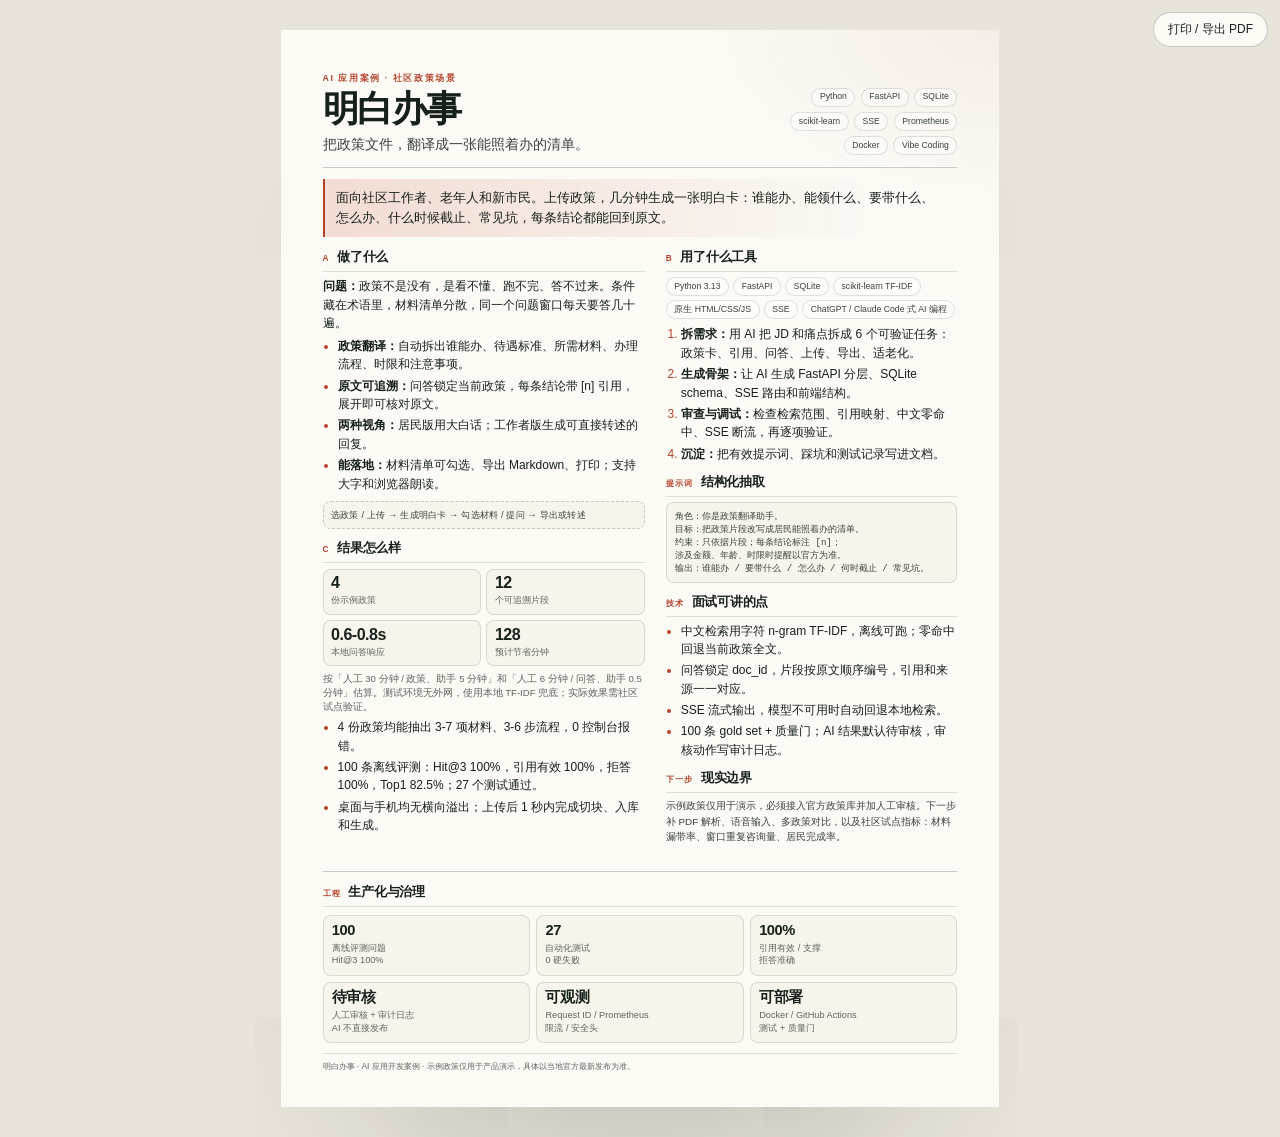
<file: frontend/case-study/index.html>
<!doctype html>
<html lang="zh-CN">
<head>
  <meta charset="utf-8">
  <meta name="viewport" content="width=device-width, initial-scale=1">
  <title>明白办事 · AI 应用案例</title>
  <link rel="icon" href="data:image/svg+xml,%3Csvg xmlns='http://www.w3.org/2000/svg' viewBox='0 0 64 64'%3E%3Crect width='64' height='64' rx='16' fill='%23B5432C'/%3E%3Ctext x='32' y='43' text-anchor='middle' font-size='30' fill='%23F2F0E9' font-family='serif'%3E明%3C/text%3E%3C/svg%3E">
  <style>
    @page {
      size: A4;
      margin: 10mm;
    }

    :root {
      --paper: #f2f0e9;
      --card: #fbfaf5;
      --card-warm: #f7f4eb;
      --ink: #17211b;
      --ink-2: #39433c;
      --muted: #5e665d;
      --line: rgba(23, 33, 27, 0.13);
      --line-strong: rgba(23, 33, 27, 0.22);
      --accent: #b5432c;
      --accent-deep: #8f3120;
      --accent-soft: #f2dcd3;
      --serif: "Noto Serif SC", "Source Han Serif SC", "Songti SC", "SimSun", Georgia, serif;
      --sans: "Noto Sans SC", "Source Han Sans SC", "Microsoft YaHei UI", "PingFang SC", sans-serif;
      --ui: "Bahnschrift", "Noto Sans SC", "Segoe UI Variable Display", sans-serif;
      --mono: "Cascadia Code", "Consolas", monospace;
    }

    * {
      box-sizing: border-box;
    }

    html {
      color-scheme: light;
    }

    body {
      margin: 0;
      background: #e8e4d9;
      color: var(--ink);
      font-family: var(--sans);
      font-size: 10pt;
      line-height: 1.55;
      -webkit-font-smoothing: antialiased;
    }

    .sheet {
      width: 190mm;
      min-height: 277mm;
      margin: 8mm auto;
      padding: 7.5mm 9mm 6mm;
      background:
        radial-gradient(120mm 70mm at 100% 0%, rgba(181, 67, 44, 0.07), transparent 65%),
        var(--card);
      box-shadow: 0 30mm 60mm -40mm rgba(23, 33, 27, 0.5);
    }

    .head {
      display: grid;
      grid-template-columns: 1.35fr 0.65fr;
      gap: 7mm;
      align-items: end;
      padding-bottom: 3mm;
      border-bottom: 1px solid var(--line-strong);
    }

    .label {
      margin: 0 0 1.5mm;
      color: var(--accent);
      font-family: var(--ui);
      font-size: 6.6pt;
      font-weight: 600;
      letter-spacing: 0.18em;
    }

    h1 {
      margin: 0;
      font-family: var(--serif);
      font-size: 25pt;
      font-weight: 600;
      line-height: 1.05;
      letter-spacing: -0.04em;
    }

    .sub {
      margin: 2mm 0 0;
      color: var(--ink-2);
      font-family: var(--serif);
      font-size: 10.5pt;
      line-height: 1.35;
    }

    .meta {
      display: flex;
      flex-wrap: wrap;
      gap: 1.4mm;
      justify-content: flex-end;
      align-content: end;
    }

    .meta span,
    .stack span {
      padding: 1mm 2mm;
      border: 1px solid var(--line);
      border-radius: 999px;
      background: rgba(255, 255, 255, 0.45);
      color: var(--ink-2);
      font-family: var(--ui);
      font-size: 6.5pt;
      line-height: 1.1;
    }

    .lead {
      margin: 3mm 0;
      padding: 2.4mm 3mm;
      border-left: 2px solid var(--accent);
      border-radius: 0 2mm 2mm 0;
      background: linear-gradient(90deg, var(--accent-soft), transparent 88%);
      color: var(--ink);
      font-family: var(--serif);
      font-size: 9.5pt;
      line-height: 1.5;
    }

    .grid {
      display: grid;
      grid-template-columns: 1.05fr 0.95fr;
      gap: 5.5mm;
    }

    section {
      margin-bottom: 2.6mm;
      break-inside: avoid;
    }

    h2 {
      display: flex;
      gap: 2mm;
      align-items: baseline;
      margin: 0 0 1.3mm;
      padding-bottom: 0.8mm;
      border-bottom: 1px solid var(--line);
      font-family: var(--serif);
      font-size: 9.6pt;
      font-weight: 600;
      letter-spacing: -0.02em;
    }

    h2 span {
      color: var(--accent);
      font-family: var(--ui);
      font-size: 6.2pt;
      font-weight: 600;
      letter-spacing: 0.14em;
      text-transform: uppercase;
    }

    p {
      margin: 1mm 0;
    }

    strong {
      color: var(--ink);
      font-weight: 600;
    }

    ul,
    ol {
      margin: 0.9mm 0;
      padding-left: 4mm;
    }

    li {
      margin-bottom: 0.7mm;
    }

    .tight li {
      margin-bottom: 0.7mm;
    }

    .features li::marker,
    .tight li::marker,
    .workflow li::marker {
      color: var(--accent);
    }

    .flow {
      margin-top: 2mm;
      padding: 1.6mm 2mm;
      border: 1px dashed var(--line-strong);
      border-radius: 2mm;
      background: var(--card-warm);
      color: var(--ink-2);
      font-family: var(--ui);
      font-size: 7pt;
      letter-spacing: 0.02em;
    }

    .metrics {
      display: grid;
      grid-template-columns: 1fr 1fr;
      gap: 1.4mm;
      margin: 1.5mm 0;
    }

    .metrics div {
      padding: 1.5mm 2mm;
      border: 1px solid var(--line);
      border-radius: 2mm;
      background: var(--card-warm);
    }

    .metrics strong {
      display: block;
      font-family: var(--ui);
      font-size: 12pt;
      font-weight: 600;
      line-height: 1;
      letter-spacing: -0.03em;
    }

    .metrics span {
      display: block;
      margin-top: 0.8mm;
      color: var(--muted);
      font-size: 6.6pt;
    }

    .note {
      color: var(--muted);
      font-size: 7.2pt;
      line-height: 1.48;
    }

    .stack {
      display: flex;
      flex-wrap: wrap;
      gap: 1.1mm;
      margin: 1.2mm 0 1.5mm;
    }

    .workflow {
      padding-left: 4mm;
    }

    .workflow li {
      margin-bottom: 0.7mm;
    }

    pre {
      margin: 1.2mm 0;
      padding: 1.8mm 2.2mm;
      border: 1px solid var(--line);
      border-radius: 2mm;
      background: var(--card-warm);
      color: var(--ink-2);
      font-family: var(--mono);
      font-size: 6.8pt;
      line-height: 1.45;
      white-space: pre-wrap;
    }

    .limits p {
      color: var(--ink-2);
      font-size: 7.4pt;
    }

    .engineering {
      margin-top: 4.5mm;
      padding-top: 3mm;
      border-top: 1px solid var(--line-strong);
      break-inside: avoid;
    }

    .engineering h2 {
      margin-bottom: 2mm;
    }

    .engineering-grid {
      display: grid;
      grid-template-columns: repeat(3, 1fr);
      gap: 1.6mm;
    }

    .engineering-grid div {
      padding: 2mm 2.2mm;
      border: 1px solid var(--line);
      border-radius: 2mm;
      background: var(--card-warm);
    }

    .engineering-grid strong {
      display: block;
      font-family: var(--ui);
      font-size: 11pt;
      font-weight: 600;
      line-height: 1;
      letter-spacing: -0.03em;
    }

    .engineering-grid span {
      display: block;
      margin-top: 1mm;
      color: var(--muted);
      font-size: 6.9pt;
      line-height: 1.4;
    }

    footer {
      margin-top: 1.5mm;
      padding-top: 1.5mm;
      border-top: 1px solid var(--line);
      color: var(--muted);
      font-size: 6.3pt;
    }

    .toolbar {
      position: fixed;
      top: 12px;
      right: 12px;
      z-index: 10;
    }

    .toolbar button {
      padding: 8px 14px;
      border: 1px solid var(--line-strong);
      border-radius: 999px;
      background: var(--card);
      color: var(--ink);
      font-family: var(--sans);
      font-size: 12px;
      cursor: pointer;
    }

    @media (max-width: 760px) {
      .sheet {
        width: 100%;
        min-height: 0;
        margin: 0;
        padding: 20px;
      }

      .head,
      .grid {
        grid-template-columns: 1fr;
      }

      .meta {
        justify-content: flex-start;
      }

      .toolbar {
        position: static;
        padding: 10px;
        text-align: right;
      }
    }

    @media screen {
      body {
        font-size: 9pt;
        line-height: 1.55;
      }

      .sheet {
        padding: 11mm 11mm 9mm;
      }

      h1 {
        font-size: 27pt;
      }

      .sub {
        font-size: 10.5pt;
      }

      .lead {
        font-size: 10pt;
      }
    }

    @media print {
      body {
        background: #fff;
      }

      .toolbar {
        display: none;
      }

      .sheet {
        width: auto;
        min-height: auto;
        margin: 0;
        padding: 0;
        background: #fff;
        box-shadow: none;
      }
    }
  </style>
</head>
<body>
  <div class="toolbar"><button type="button" onclick="window.print()">打印 / 导出 PDF</button></div>

  <main class="sheet">
    <header class="head">
      <div>
        <p class="label">AI 应用案例 · 社区政策场景</p>
        <h1>明白办事</h1>
        <p class="sub">把政策文件，翻译成一张能照着办的清单。</p>
      </div>
      <div class="meta">
        <span>Python</span><span>FastAPI</span><span>SQLite</span><span>scikit-learn</span><span>SSE</span><span>Prometheus</span><span>Docker</span><span>Vibe Coding</span>
      </div>
    </header>

    <div class="lead">
      面向社区工作者、老年人和新市民。上传政策，几分钟生成一张明白卡：谁能办、能领什么、要带什么、怎么办、什么时候截止、常见坑，每条结论都能回到原文。
    </div>

    <div class="grid">
      <div>
        <section>
          <h2><span>a</span> 做了什么</h2>
          <p><strong>问题：</strong>政策不是没有，是看不懂、跑不完、答不过来。条件藏在术语里，材料清单分散，同一个问题窗口每天要答几十遍。</p>
          <ul class="features">
            <li><strong>政策翻译：</strong>自动拆出谁能办、待遇标准、所需材料、办理流程、时限和注意事项。</li>
            <li><strong>原文可追溯：</strong>问答锁定当前政策，每条结论带 [n] 引用，展开即可核对原文。</li>
            <li><strong>两种视角：</strong>居民版用大白话；工作者版生成可直接转述的回复。</li>
            <li><strong>能落地：</strong>材料清单可勾选、导出 Markdown、打印；支持大字和浏览器朗读。</li>
          </ul>
          <div class="flow">选政策 / 上传 → 生成明白卡 → 勾选材料 / 提问 → 导出或转述</div>
        </section>

        <section>
          <h2><span>c</span> 结果怎么样</h2>
          <div class="metrics">
            <div><strong>4</strong><span>份示例政策</span></div>
            <div><strong>12</strong><span>个可追溯片段</span></div>
            <div><strong>0.6-0.8s</strong><span>本地问答响应</span></div>
            <div><strong>128</strong><span>预计节省分钟</span></div>
          </div>
          <p class="note">按「人工 30 分钟 / 政策、助手 5 分钟」和「人工 6 分钟 / 问答、助手 0.5 分钟」估算。测试环境无外网，使用本地 TF-IDF 兜底；实际效果需社区试点验证。</p>
          <ul class="tight">
            <li>4 份政策均能抽出 3-7 项材料、3-6 步流程，0 控制台报错。</li>
            <li>100 条离线评测：Hit@3 100%，引用有效 100%，拒答 100%，Top1 82.5%；27 个测试通过。</li>
            <li>桌面与手机均无横向溢出；上传后 1 秒内完成切块、入库和生成。</li>
          </ul>
        </section>
      </div>

      <div>
        <section>
          <h2><span>b</span> 用了什么工具</h2>
          <div class="stack">
            <span>Python 3.13</span><span>FastAPI</span><span>SQLite</span><span>scikit-learn TF-IDF</span><span>原生 HTML/CSS/JS</span><span>SSE</span><span>ChatGPT / Claude Code 式 AI 编程</span>
          </div>
          <ol class="workflow">
            <li><strong>拆需求：</strong>用 AI 把 JD 和痛点拆成 6 个可验证任务：政策卡、引用、问答、上传、导出、适老化。</li>
            <li><strong>生成骨架：</strong>让 AI 生成 FastAPI 分层、SQLite schema、SSE 路由和前端结构。</li>
            <li><strong>审查与调试：</strong>检查检索范围、引用映射、中文零命中、SSE 断流，再逐项验证。</li>
            <li><strong>沉淀：</strong>把有效提示词、踩坑和测试记录写进文档。</li>
          </ol>
        </section>

        <section>
          <h2><span>提示词</span> 结构化抽取</h2>
          <pre>角色：你是政策翻译助手。
目标：把政策片段改写成居民能照着办的清单。
约束：只依据片段；每条结论标注 [n]；
涉及金额、年龄、时限时提醒以官方为准。
输出：谁能办 / 要带什么 / 怎么办 / 何时截止 / 常见坑。</pre>
        </section>

        <section>
          <h2><span>技术</span> 面试可讲的点</h2>
          <ul class="tight">
            <li>中文检索用字符 n-gram TF-IDF，离线可跑；零命中回退当前政策全文。</li>
            <li>问答锁定 doc_id，片段按原文顺序编号，引用和来源一一对应。</li>
            <li>SSE 流式输出，模型不可用时自动回退本地检索。</li>
            <li>100 条 gold set + 质量门；AI 结果默认待审核，审核动作写审计日志。</li>
          </ul>
        </section>

        <section class="limits">
          <h2><span>下一步</span> 现实边界</h2>
          <p>示例政策仅用于演示，必须接入官方政策库并加人工审核。下一步补 PDF 解析、语音输入、多政策对比，以及社区试点指标：材料漏带率、窗口重复咨询量、居民完成率。</p>
        </section>
      </div>
    </div>

    <section class="engineering">
      <h2><span>工程</span> 生产化与治理</h2>
      <div class="engineering-grid">
        <div><strong>100</strong><span>离线评测问题<br>Hit@3 100%</span></div>
        <div><strong>27</strong><span>自动化测试<br>0 硬失败</span></div>
        <div><strong>100%</strong><span>引用有效 / 支撑<br>拒答准确</span></div>
        <div><strong>待审核</strong><span>人工审核 + 审计日志<br>AI 不直接发布</span></div>
        <div><strong>可观测</strong><span>Request ID / Prometheus<br>限流 / 安全头</span></div>
        <div><strong>可部署</strong><span>Docker / GitHub Actions<br>测试 + 质量门</span></div>
      </div>
    </section>

    <footer>明白办事 · AI 应用开发案例 · 示例政策仅用于产品演示，具体以当地官方最新发布为准。</footer>
  </main>
</body>
</html>
</file>
